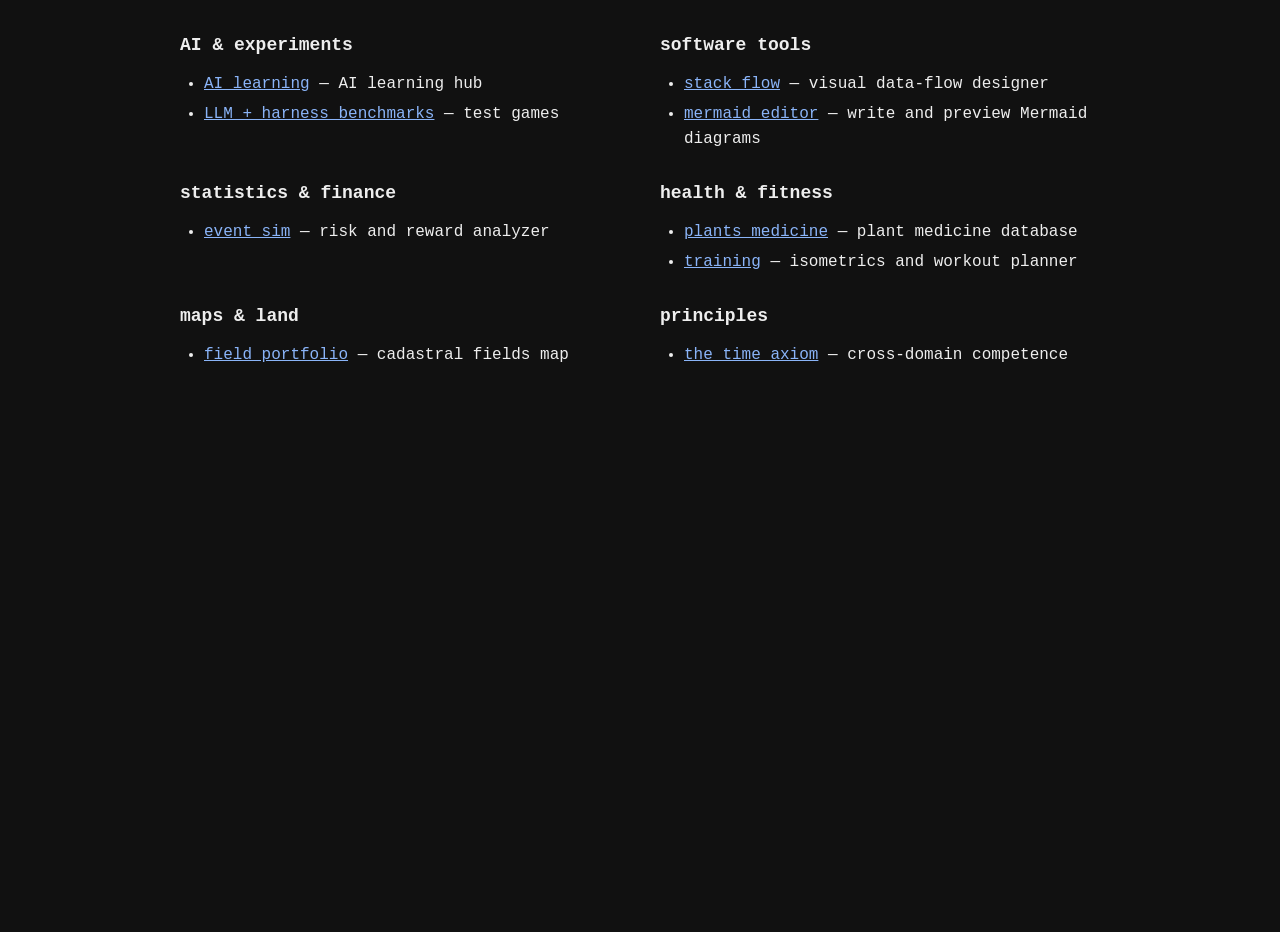
<file: index.html>
<!doctype html>
<html lang="en">
<head>
  <meta charset="utf-8">
  <meta name="viewport" content="width=device-width, initial-scale=1">
  <meta name="theme-color" content="#111111">
  <meta name="description" content="Small tools, learning projects, maps, and games by nobody-qwert.">
  <title>nobody-qwert / pages</title>
  <link rel="stylesheet" href="style.css">
</head>
<body>
  <main>
    <div class="project-grid">
      <section aria-labelledby="ai-experiments">
        <h2 id="ai-experiments">AI &amp; experiments</h2>
        <ul>
          <li><a href="https://nobody-qwert.github.io/ai_learning/">AI learning</a> — AI learning hub</li>
          <li><a href="benchmark-games/">LLM + harness benchmarks</a> — test games</li>
        </ul>
      </section>

      <section aria-labelledby="software-tools">
        <h2 id="software-tools">software tools</h2>
        <ul>
          <li><a href="https://nobody-qwert.github.io/stack-flow/">stack flow</a> — visual data-flow designer</li>
          <li><a href="https://nobody-qwert.github.io/marmaid_editor/">mermaid editor</a> — write and preview Mermaid diagrams</li>
        </ul>
      </section>

      <section aria-labelledby="statistics-finance">
        <h2 id="statistics-finance">statistics &amp; finance</h2>
        <ul>
          <li><a href="https://nobody-qwert.github.io/event_sim/">event sim</a> — risk and reward analyzer</li>
        </ul>
      </section>

      <section aria-labelledby="health-fitness">
        <h2 id="health-fitness">health &amp; fitness</h2>
        <ul>
          <li><a href="https://nobody-qwert.github.io/plants_medicine/">plants medicine</a> — plant medicine database</li>
          <li><a href="https://nobody-qwert.github.io/training/">training</a> — isometrics and workout planner</li>
        </ul>
      </section>

      <section aria-labelledby="maps-land">
        <h2 id="maps-land">maps &amp; land</h2>
        <ul>
          <li><a href="https://nobody-qwert.github.io/field-portfolio/">field portfolio</a> — cadastral fields map</li>
        </ul>
      </section>

      <section aria-labelledby="principles">
        <h2 id="principles">principles</h2>
        <ul>
          <li><a href="principles/">the time axiom</a> — cross-domain competence</li>
        </ul>
      </section>
    </div>
  </main>
</body>
</html>
</file>
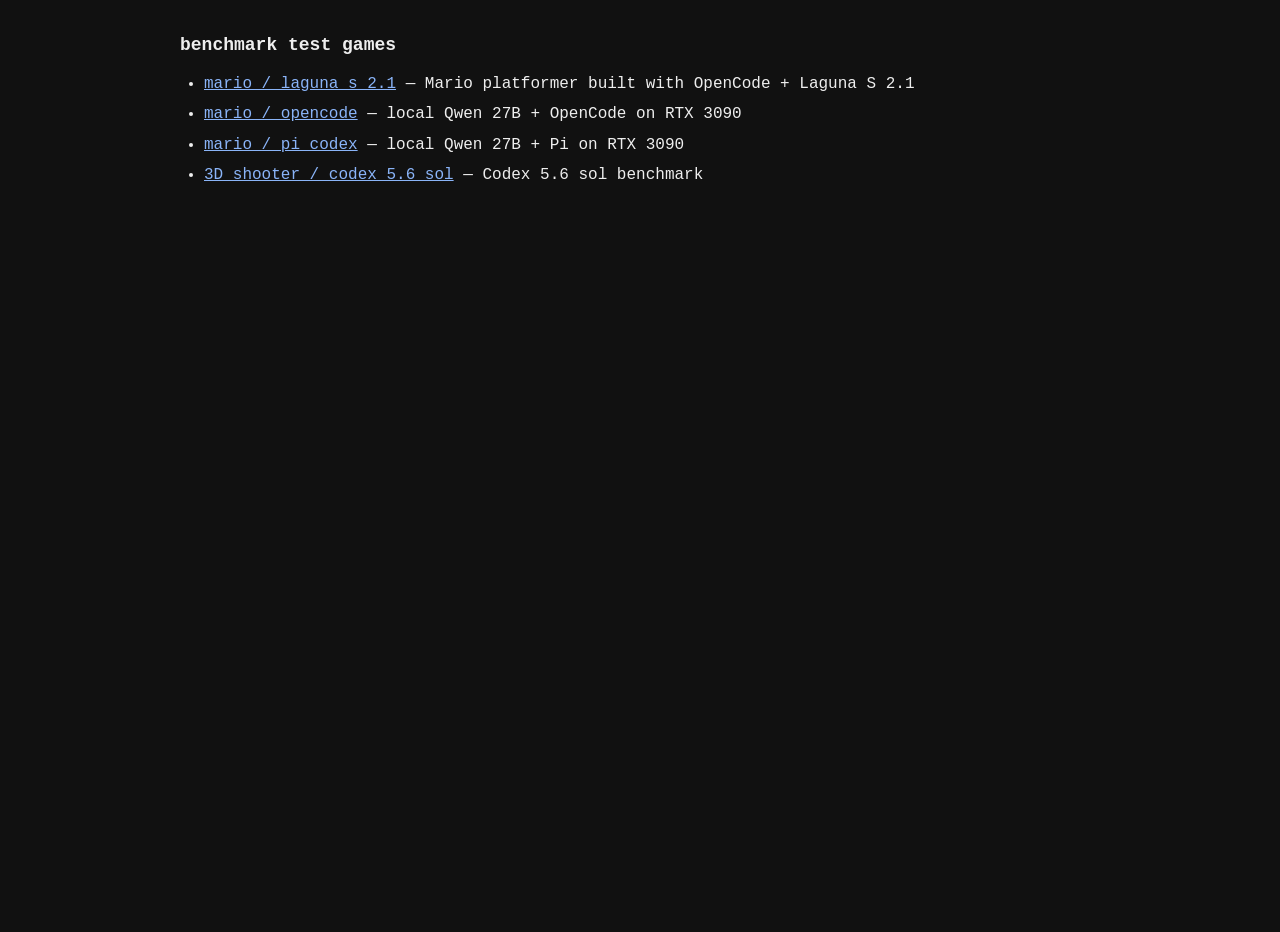
<file: benchmark-games/index.html>
<!doctype html>
<html lang="en">
<head>
  <meta charset="utf-8">
  <meta name="viewport" content="width=device-width, initial-scale=1">
  <meta name="description" content="AI coding benchmark test games generated with local and hosted models.">
  <title>Benchmark Test Games</title>
  <link rel="stylesheet" href="../style.css">
</head>
<body>
  <main>
    <h1>benchmark test games</h1>
    <ul>
      <li><a href="../mario-laguna-s-2.1/">mario / laguna s 2.1</a> — Mario platformer built with OpenCode + Laguna S 2.1</li>
      <li><a href="../mario-opencode/">mario / opencode</a> — local Qwen 27B + OpenCode on RTX 3090</li>
      <li><a href="../mario-pi-codex/">mario / pi codex</a> — local Qwen 27B + Pi on RTX 3090</li>
      <li><a href="../3d-shooter-codex-5.6-sol/">3D shooter / codex 5.6 sol</a> — Codex 5.6 sol benchmark</li>
    </ul>
  </main>
</body>
</html>
</file>
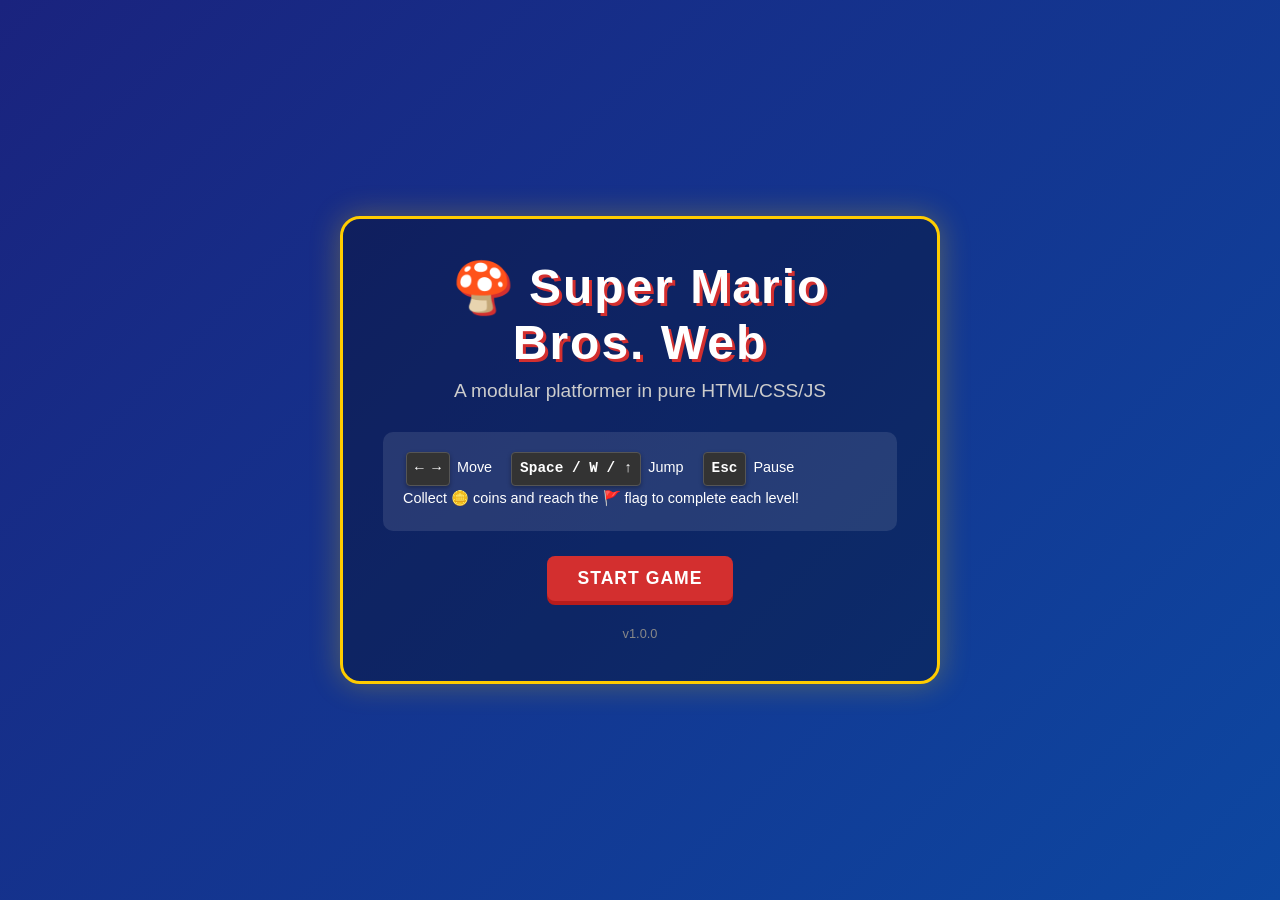
<file: mario-laguna-s-2.1/index.html>
<!DOCTYPE html>
<html lang="en">
<head>
    <meta charset="UTF-8">
    <meta name="viewport" content="width=device-width, initial-scale=1.0">
    <title>Super Mario Bros. Web</title>
    <link rel="stylesheet" href="styles/main.css">
    <link rel="stylesheet" href="styles/hud.css">
    <link rel="stylesheet" href="styles/game.css">
    <!-- Simple, clean page for GitHub Pages -->
    <meta name="description" content="A modular Super Mario-style platformer built with vanilla JS and Web Audio API">
    <!-- Favicon -->
    <link rel="icon" href="data:,">
</head>
<body>
    <!-- Simple splash / menu overlay -->
    <div id="splash" class="splash">
        <div class="splash-content">
            <h1>🍄 Super Mario Bros. Web</h1>
            <p class="subtitle">A modular platformer in pure HTML/CSS/JS</p>
            <div class="instructions">
                <p><kbd>← →</kbd> Move &nbsp;&nbsp; <kbd>Space / W / ↑</kbd> Jump &nbsp;&nbsp; <kbd>Esc</kbd> Pause</p>
                <p>Collect 🪙 coins and reach the 🚩 flag to complete each level!</p>
            </div>
            <button id="start-btn" class="btn">Start Game</button>
            <p class="version">v1.0.0</p>
        </div>
    </div>

    <!-- HUD overlay (lives, coins, level) -->
    <div id="hud" class="hud hidden">
        <div class="hud-left">
            <span class="hud-item">🌟 <span id="lives">3</span></span>
            <span class="hud-item">🪙 <span id="coins">0</span></span>
        </div>
        <div class="hud-center">
            <span class="hud-item">Level <span id="level">1</span></span>
        </div>
        <div class="hud-right">
            <span class="hud-item">⏱ <span id="timer">0:00</span></span>
        </div>
    </div>

    <!-- Pause menu -->
    <div id="pause-menu" class="pause-menu hidden">
        <h2>⏸ Paused</h2>
        <button id="resume-btn" class="btn">Resume</button>
        <button id="menu-btn" class="btn">Main Menu</button>
    </div>

    <!-- Game Over overlay -->
    <div id="game-over" class="overlay hidden">
        <div class="overlay-content">
            <h2>💀 Game Over</h2>
            <p id="final-message"></p>
            <button id="restart-btn" class="btn">Restart</button>
            <button id="menu-btn-2" class="btn">Main Menu</button>
        </div>
    </div>

    <!-- Victory overlay -->
    <div id="victory" class="overlay hidden">
        <div class="overlay-content">
            <h2>🎉 Level Complete!</h2>
            <p id="victory-message"></p>
            <button id="next-level-btn" class="btn">Next Level</button>
            <button id="menu-btn-3" class="btn">Main Menu</button>
        </div>
    </div>
    <!-- Canvas element -->
    <canvas id="game-canvas"></canvas>

    <!-- Audio context (unlocked on first interaction) -->
    <audio id="audio-lock" preload="none"></audio>

    <!-- JS Modules -->
    <script type="module" src="js/config.js"></script>
    <script type="module" src="js/utils.js"></script>
    <script type="module" src="js/physics.js"></script>
    <script type="module" src="js/sound.js"></script>
    <script type="module" src="js/input.js"></script>
    <script type="module" src="js/entities/mario.js"></script>
    <script type="module" src="js/entities/goomba.js"></script>
    <script type="module" src="js/entities/platform.js"></script>

    <script type="module" src="js/levels/level1.js"></script>
    <script type="module" src="js/levels/level2.js"></script>
    <script type="module" src="js/levels/level3.js"></script>
    <script type="module" src="js/levels/index.js"></script>
    <script type="module" src="js/renderer.js"></script>
    <script type="module" src="js/game.js"></script>
    <script type="module" src="js/main.js"></script>
</body>
</html>
</file>
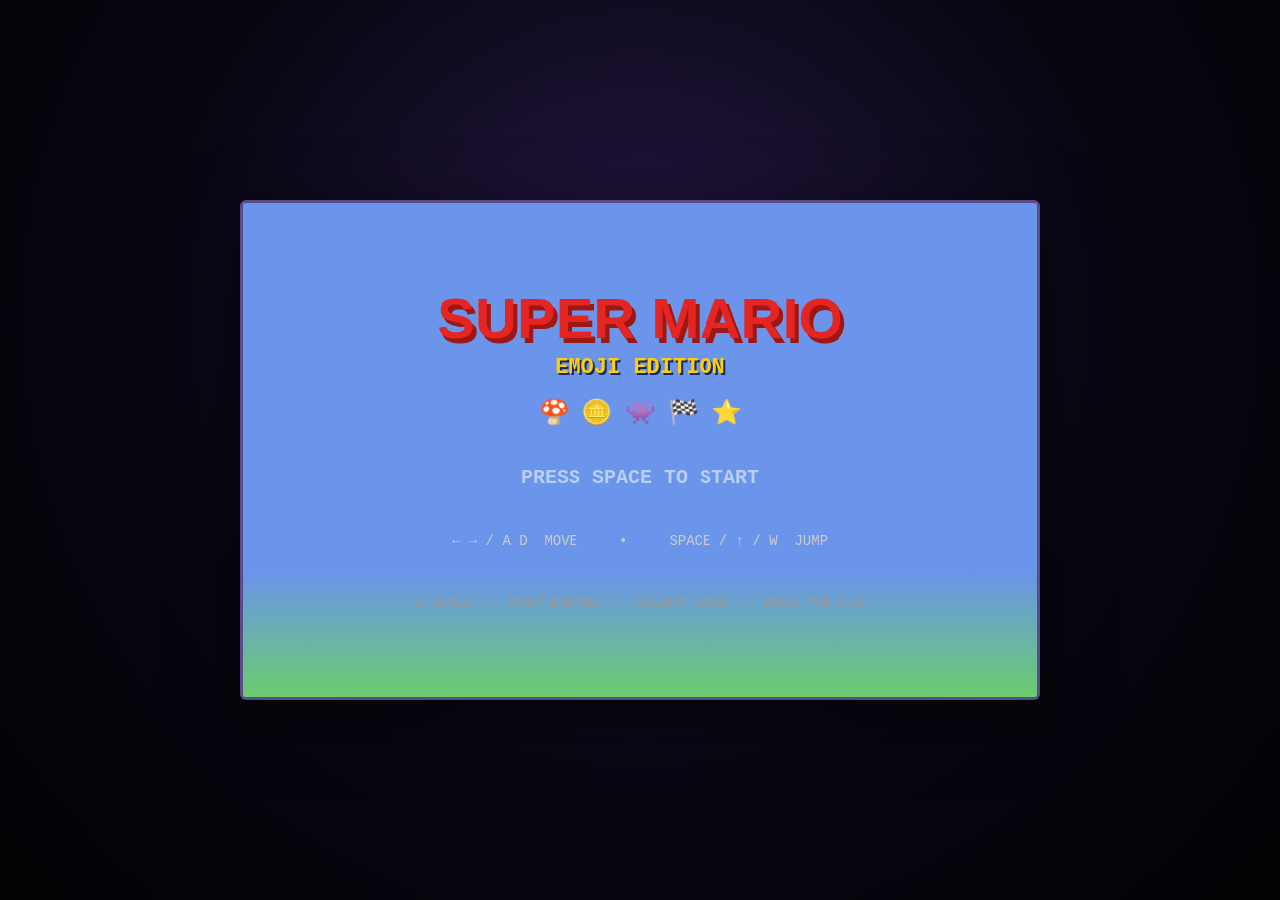
<file: mario-opencode/index.html>
<!DOCTYPE html>
<html lang="en">
<head>
    <meta charset="UTF-8">
    <meta name="viewport" content="width=device-width, initial-scale=1.0">
    <title>Super Mario Emoji</title>
    <link rel="stylesheet" href="css/game.css">
</head>
<body>
    <div id="game-container">
        <canvas id="game-canvas"></canvas>
        <div id="hud">
            <span id="score-display">SCORE: 0</span>
            <span id="coins-display">COINS: 0</span>
            <span id="lives-display">LIVES: 3</span>
            <span id="level-display">LEVEL: 1-1</span>
        </div>
    </div>
    <script type="module" src="js/engine.js"></script>
</body>
</html>
</file>
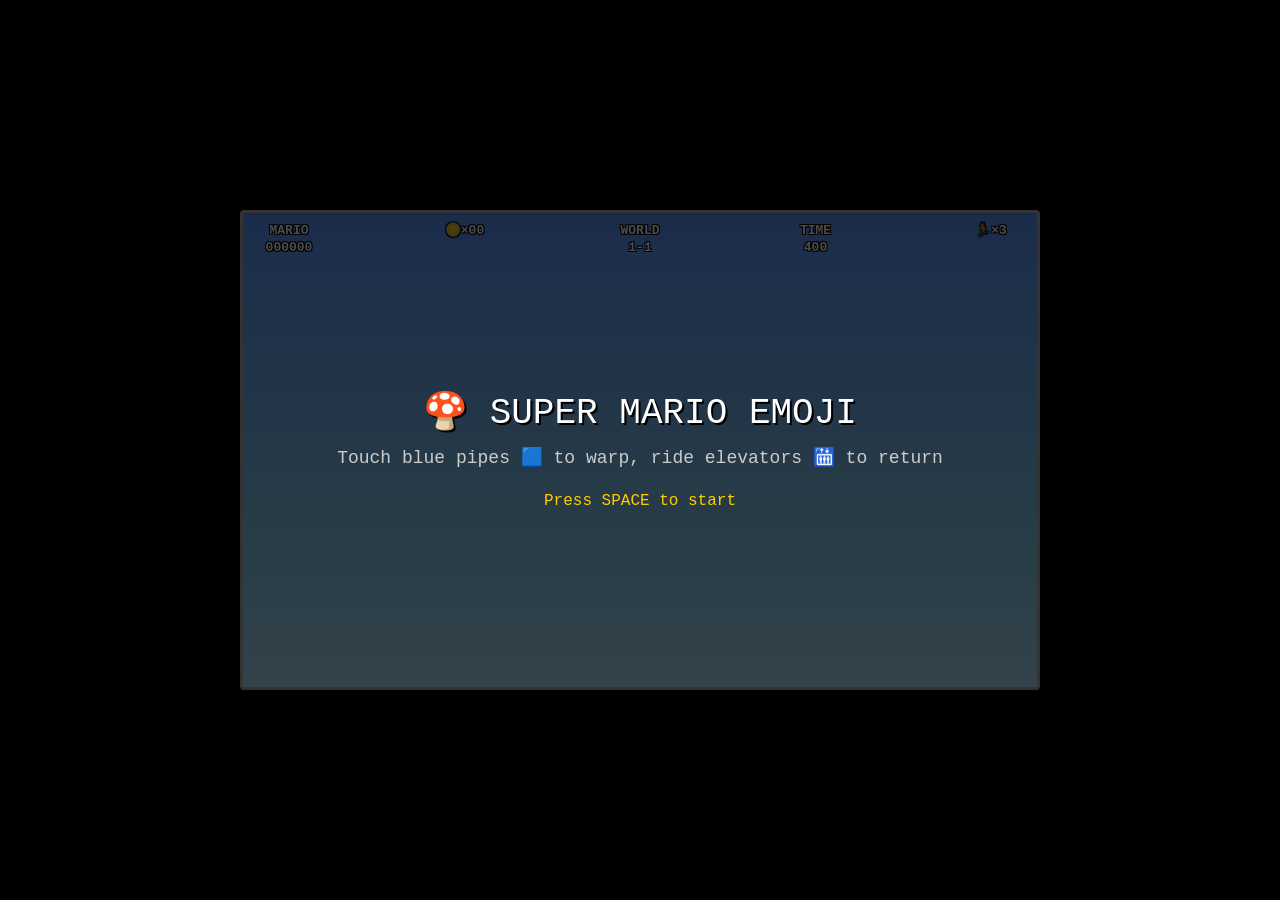
<file: mario-pi-codex/index.html>
<!DOCTYPE html>
<html lang="en">
<head>
  <meta charset="UTF-8">
  <meta name="viewport" content="width=device-width, initial-scale=1.0, user-scalable=no, maximum-scale=1, viewport-fit=cover">
  <meta name="apple-mobile-web-app-capable" content="yes">
  <meta name="mobile-web-app-capable" content="yes">
  <title>🍄 Super Mario Emoji</title>
  <link rel="stylesheet" href="css/style.css">
</head>
<body>
  <div id="game-container">
    <canvas id="game-canvas"></canvas>
    <div id="hud">
      <div id="hud-score">MARIO<br><span id="score">000000</span></div>
      <div id="hud-coins">🪙×<span id="coins">00</span></div>
      <div id="hud-world">WORLD<br><span id="world">1-1</span></div>
      <div id="hud-time">TIME<br><span id="time">400</span></div>
      <div id="hud-lives">🏃×<span id="lives">3</span></div>
    </div>
    <div id="overlay" class="hidden">
      <div id="overlay-title"></div>
      <div id="overlay-subtitle"></div>
      <div id="overlay-action"></div>
    </div>
  </div>
  <script src="js/constants.js"></script>
  <script src="js/levels.js"></script>
  <script src="js/input.js"></script>
  <script src="js/camera.js"></script>
  <script src="js/world.js"></script>
  <script src="js/entities.js"></script>
  <script src="js/collision.js"></script>
  <script src="js/sound.js"></script>
  <script src="js/player.js"></script>
  <script src="js/hud.js"></script>
  <script src="js/render.js"></script>
  <script src="js/game.js"></script>
</body>
</html>
</file>
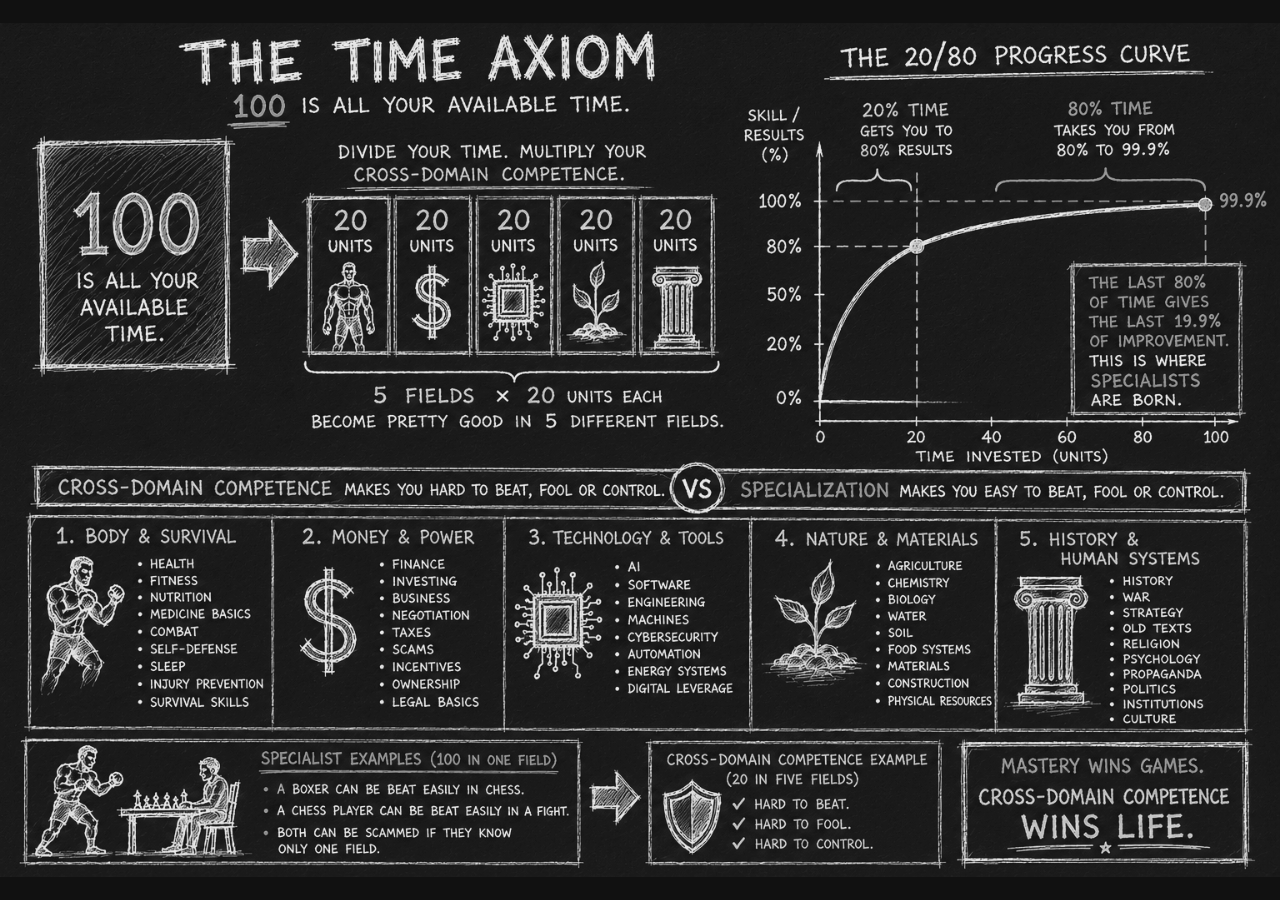
<file: principles/index.html>
<!doctype html>
<html lang="en">
<head>
  <meta charset="utf-8">
  <meta name="viewport" content="width=device-width, initial-scale=1">
  <meta name="description" content="The Time Axiom: a principle for building cross-domain competence.">
  <title>The Time Axiom</title>
  <link rel="stylesheet" href="style.css">
</head>
<body>
  <main>
    <img src="../img/skill.png" width="1536" height="1024" alt="The Time Axiom: divide your time to build competence across five domains">
  </main>
</body>
</html>
</file>
<file: style.css>
:root {
  color-scheme: dark;
  background: #111;
  font-family: ui-monospace, SFMono-Regular, Menlo, Monaco, Consolas, "Liberation Mono", "Courier New", monospace;
  font-size: 16px;
  line-height: 1.55;
}

body {
  min-height: 100vh;
  min-height: 100dvh;
  margin: 0;
  color: #eee;
  background: #111;
}

main {
  width: min(100% - 2rem, 920px);
  margin: 2rem auto;
}

.project-grid {
  display: grid;
  grid-template-columns: repeat(2, minmax(0, 1fr));
  gap: 1.75rem 2.5rem;
}

h1,
h2 {
  margin-block: 0 0.75rem;
  font-size: 1.125rem;
}

ul {
  margin: 0;
  padding-left: 1.5rem;
}

li + li {
  margin-top: 0.35rem;
}

a {
  color: #8ab4f8;
}

a:hover,
a:focus-visible {
  text-decoration-thickness: 2px;
}

@media (max-width: 700px) {
  main {
    margin-block: 1rem;
  }

  .project-grid {
    grid-template-columns: 1fr;
    gap: 1.5rem;
  }

  li {
    margin-bottom: 0.7rem;
  }
}
</file>
<file: mario-laguna-s-2.1/styles/main.css>
/* ========================================
   Super Mario Bros. Web — Main Styles
   Simple, clean styles for GitHub Pages
   ======================================== */

:root {
    --bg-color: #000;
    --text-color: #fff;
    --accent-color: #ffcc00;
    --danger-color: #ff4d4d;
    --btn-bg: #d32f2f;
    --btn-hover: #b71c1c;
    --btn-text: #fff;
    --font-sans: 'Segoe UI', Tahoma, Geneva, Verdana, sans-serif;
    --font-mono: 'Courier New', Courier, monospace;
}

/* Reset & base */
* {
    margin: 0;
    padding: 0;
    box-sizing: border-box;
}

html, body {
    height: 100%;
    overflow: hidden;
    background: var(--bg-color);
    color: var(--text-color);
    font-family: var(--font-sans);
    -webkit-font-smoothing: antialiased;
    -moz-osx-font-smoothing: grayscale;
    touch-action: none;
    user-select: none;
    -webkit-tap-highlight-color: transparent;
}

body {
    display: flex;
    justify-content: center;
    align-items: center;
    padding: 20px;
}

/* Simple splash screen */
.splash {
    position: fixed;
    top: 0;
    left: 0;
    width: 100%;
    height: 100%;
    background: linear-gradient(135deg, #1a237e 0%, #0d47a1 100%);
    display: flex;
    justify-content: center;
    align-items: center;
    z-index: 100;
    transition: opacity 0.5s ease;
}

.splash.hidden {
    opacity: 0;
    pointer-events: none;
}

.splash-content {
    text-align: center;
    max-width: 600px;
    padding: 40px;
    background: rgba(0, 0, 0, 0.3);
    border-radius: 20px;
    border: 3px solid var(--accent-color);
    box-shadow: 0 0 30px rgba(255, 204, 0, 0.3);
}

.splash h1 {
    font-size: 3rem;
    margin-bottom: 10px;
    text-shadow: 3px 3px 0 #d32f2f;
    letter-spacing: 2px;
}

.subtitle {
    font-size: 1.2rem;
    color: #ccc;
    margin-bottom: 30px;
}

.instructions {
    background: rgba(255, 255, 255, 0.1);
    padding: 20px;
    border-radius: 10px;
    margin: 20px 0;
    text-align: left;
    line-height: 1.8;
    font-size: 0.9rem;
}

.instructions kbd {
    display: inline-block;
    background: #333;
    color: #fff;
    padding: 3px 8px;
    border-radius: 4px;
    font-family: var(--font-mono);
    font-weight: bold;
    border: 1px solid #555;
    box-shadow: 0 2px 4px rgba(0, 0, 0, 0.3);
    margin: 0 3px;
    min-width: 36px;
    text-align: center;
}

.version {
    margin-top: 20px;
    font-size: 0.8rem;
    color: #888;
}

/* Simple buttons */
.btn {
    display: inline-block;
    background: var(--btn-bg);
    color: var(--btn-text);
    border: none;
    padding: 12px 30px;
    font-size: 1.1rem;
    font-weight: bold;
    border-radius: 8px;
    cursor: pointer;
    margin: 5px;
    transition: all 0.2s ease;
    text-transform: uppercase;
    letter-spacing: 1px;
    box-shadow: 0 4px 0 #b71c1c;
}

.btn:hover {
    background: var(--btn-hover);
    transform: translateY(-2px);
    box-shadow: 0 6px 0 #b71c1c;
}

.btn:active {
    transform: translateY(0);
    box-shadow: 0 2px 0 #b71c1c;
}

/* Simple overlay styles */
.overlay {
    position: fixed;
    top: 0;
    left: 0;
    width: 100%;
    height: 100%;
    background: rgba(0, 0, 0, 0.8);
    display: flex;
    justify-content: center;
    align-items: center;
    z-index: 200;
}

.overlay.hidden {
    display: none;
}

.overlay-content {
    text-align: center;
    max-width: 500px;
    padding: 40px;
    background: rgba(0, 0, 0, 0.9);
    border-radius: 20px;
    border: 3px solid var(--accent-color);
    box-shadow: 0 0 30px rgba(255, 204, 0, 0.3);
}

.overlay h2 {
    font-size: 2.5rem;
    margin-bottom: 20px;
    text-shadow: 3px 3px 0 #d32f2f;
}

.hidden {
    display: none !important;
}
</file>
<file: mario-laguna-s-2.1/styles/hud.css>
/* ========================================
   Super Mario Bros. Web — HUD Styles
   ======================================== */

.hud {
    position: fixed;
    top: 0;
    left: 0;
    width: 100%;
    height: 60px;
    display: flex;
    justify-content: space-between;
    align-items: center;
    padding: 0 20px;
    z-index: 50;
    background: rgba(0, 0, 0, 0.5);
    backdrop-filter: blur(2px);
    border-bottom: 2px solid var(--accent-color);
}

.hud.hidden {
    display: none;
}

.hud-left,
.hud-center,
.hud-right {
    display: flex;
    align-items: center;
    gap: 20px;
}

.hud-item {
    display: flex;
    align-items: center;
    gap: 5px;
    font-size: 1.2rem;
    font-weight: bold;
    color: var(--accent-color);
    text-shadow: 1px 1px 2px rgba(0, 0, 0, 0.7);
}

.hud-item span {
    color: var(--text-color);
    font-size: 1.3rem;
}

/* Pause menu overlay */
.pause-menu {
    position: fixed;
    top: 0;
    left: 0;
    width: 100%;
    height: 100%;
    background: rgba(0, 0, 0, 0.85);
    display: flex;
    flex-direction: column;
    justify-content: center;
    align-items: center;
    z-index: 200;
}

.pause-menu.hidden {
    display: none;
}

.pause-menu h2 {
    font-size: 3rem;
    margin-bottom: 30px;
    text-shadow: 3px 3px 0 #d32f2f;
    color: var(--accent-color);
}
</file>
<file: mario-laguna-s-2.1/styles/game.css>
/* ========================================
   Super Mario Bros. Web — Game Canvas Styles
   ======================================== */

#game-canvas {
    display: block;
    max-width: 100%;
    max-height: 100%;
    background: #000;
    image-rendering: -moz-crisp-edges;
    image-rendering: -o-crisp-edges;
    image-rendering: -webkit-optimize-contrast;
    image-rendering: crisp-edges;
    image-rendering: pixelated;
    border: 3px solid var(--accent-color);
    border-radius: 8px;
    box-shadow: 0 0 30px rgba(255, 204, 0, 0.3);
    margin: 0 auto;
    margin-top: 20px;
    margin-bottom: 20px;
    width: 960px;
    height: 540px;
}

/* Ensure canvas is centered and responsive */
body > #game-canvas {
    max-width: 100%;
    width: 960px;
    height: 540px;
}

@media (max-width: 1024px) {
    #game-canvas {
        width: 100%;
        height: auto;
        max-height: 80vh;
    }
}
</file>
<file: mario-opencode/css/game.css>
* {
    margin: 0;
    padding: 0;
    box-sizing: border-box;
}

body {
    background: radial-gradient(circle at 50% 35%, #241744 0, #080611 55%, #020204 100%);
    display: flex;
    justify-content: center;
    align-items: center;
    min-height: 100vh;
    overflow: hidden;
    font-family: 'Courier New', monospace;
}

#game-container {
    position: relative;
    width: 100%;
    max-width: 800px;
    aspect-ratio: 8 / 5;
    filter: drop-shadow(0 18px 34px rgba(0, 0, 0, .65));
}

#game-canvas {
    display: block;
    background: #6b95ea;
    image-rendering: pixelated;
    border: 3px solid #5c4b8a;
    border-radius: 6px;
    width: 100%;
    height: 100%;
}

#hud {
    position: absolute;
    top: 0;
    left: 0;
    right: 0;
    display: flex;
    justify-content: space-between;
    padding: 8px 16px;
    color: #fff;
    font-size: 14px;
    font-weight: bold;
    text-shadow: 2px 2px 0 #000, -1px -1px 0 #000;
    pointer-events: none;
    z-index: 10;
    transition: opacity 120ms ease;
}

#hud span {
    background: linear-gradient(#21134a, #100a26);
    border: 1px solid rgba(255,255,255,.18);
    box-shadow: 0 2px 0 rgba(0,0,0,.45);
    padding: 3px 9px;
    border-radius: 5px;
}

.touch-control {
    display: none !important;
}

@media (hover: none) and (pointer: coarse) {
    .touch-control {
        display: flex !important;
    }
}
</file>
<file: mario-pi-codex/css/style.css>
/* ── Reset & Layout ─────────────────────────────────────── */
*, *::before, *::after { margin: 0; padding: 0; box-sizing: border-box; }

html, body {
  width: 100%; height: 100%;
  background: #000;
  display: flex;
  align-items: center;
  justify-content: center;
  overflow: hidden;
  font-family: 'Courier New', monospace;
  user-select: none;
  -webkit-user-select: none;
  touch-action: none;
}

#game-container {
  position: relative;
  width: 800px;
  height: 480px;
  border: 3px solid #333;
  border-radius: 4px;
  overflow: hidden;
  touch-action: none;
}

canvas {
  display: block;
  width: 800px;
  height: 480px;
  image-rendering: pixelated;
  touch-action: none;
}

/* ── HUD ────────────────────────────────────────────────── */
#hud {
  position: absolute;
  top: 0; left: 0; right: 0;
  display: flex;
  justify-content: space-between;
  align-items: flex-start;
  padding: 10px 16px;
  pointer-events: none;
  z-index: 10;
}

#hud > div {
  color: #fff;
  font-size: 13px;
  font-weight: bold;
  text-align: center;
  text-shadow: 1px 1px 0 #000, -1px -1px 0 #000, 1px -1px 0 #000, -1px 1px 0 #000;
  line-height: 1.3;
  min-width: 60px;
}

#hud-score { text-align: left; }
#hud-lives { text-align: right; }

/* ── Overlay (Menu / Game Over / Win) ───────────────────── */
#overlay {
  position: absolute;
  inset: 0;
  display: flex;
  flex-direction: column;
  align-items: center;
  justify-content: center;
  background: rgba(0,0,0,0.7);
  z-index: 20;
  color: #fff;
  text-align: center;
}

#overlay.hidden { display: none; }

#overlay-title {
  font-size: 36px;
  margin-bottom: 12px;
  text-shadow: 2px 2px 0 #000;
}

#overlay-subtitle {
  font-size: 18px;
  margin-bottom: 24px;
  color: #ccc;
}

#overlay-action {
  font-size: 16px;
  color: #ffcc00;
  animation: blink 1s step-end infinite;
}

@keyframes blink {
  50% { opacity: 0; }
}

/* ── Touch Controls (mobile only) ─────────────────────── */
#touch-controls {
  position: absolute;
  inset: 0;
  z-index: 15;
  pointer-events: none; /* let taps pass through to canvas where buttons aren't */
}

#touch-controls button {
  pointer-events: auto; /* re-enable pointer events on buttons */
  -webkit-tap-highlight-color: transparent;
  border: 2px solid rgba(255, 255, 255, 0.35);
  border-radius: 12px;
  background: rgba(255, 255, 255, 0.15);
  color: rgba(255, 255, 255, 0.85);
  font-family: inherit;
  font-weight: bold;
  outline: none;
  cursor: pointer;
  touch-action: none;
}

#touch-controls button:active,
#touch-controls button.active {
  background: rgba(255, 255, 255, 0.35);
  border-color: rgba(255, 255, 255, 0.6);
}

/* D-pad (bottom-left) */
.touch-dpad {
  position: absolute;
  bottom: 16px;
  left: 4px;
  display: flex;
  gap: 8px;
}

.touch-dpad button {
  width: 64px;
  height: 64px;
  font-size: 28px;
  display: flex;
  align-items: center;
  justify-content: center;
}

/* Jump button (bottom-right) */
.touch-jump {
  position: absolute;
  bottom: 16px;
  right: 4px;
  width: 80px;
  height: 80px;
  font-size: 18px;
  border-radius: 50%;
  border-width: 3px;
}

/* Hide touch controls on desktop */
@media (min-width: 1024px) and (hover: hover) {
  #touch-controls { display: none; }
}

/* ── Landscape touch controls ─────────────────────────── */
@media (orientation: landscape) {
  #touch-controls {
    --edge-gap: max(12px, env(safe-area-inset-left));
  }

  .touch-dpad {
    bottom: auto;
    left: var(--edge-gap);
    top: 50%;
    transform: translateY(-50%);
  }

  .touch-dpad button {
    width: clamp(52px, 8.5vw, 72px);
    height: clamp(52px, 8.5vw, 72px);
    font-size: 24px;
  }

  .touch-jump {
    bottom: auto;
    right: max(12px, env(safe-area-inset-right));
    top: 50%;
    transform: translateY(-50%);
    width: clamp(68px, 10vw, 88px);
    height: clamp(68px, 10vw, 88px);
    font-size: 15px;
  }
}

/* Touch devices use the complete screen instead of letterboxing an 800×480 box. */
@media (hover: none), (pointer: coarse) {
  #game-container {
    width: 100vw;
    height: 100vh;
    height: 100dvh;
    border: 0;
    border-radius: 0;
  }

  canvas {
    width: 100%;
    height: 100%;
  }
}

@media (hover: none) and (orientation: landscape),
       (pointer: coarse) and (orientation: landscape) {
  #hud {
    padding-left: max(124px, calc(env(safe-area-inset-left) + 112px));
    padding-right: max(104px, calc(env(safe-area-inset-right) + 92px));
  }
}
</file>
<file: principles/style.css>
:root {
  color-scheme: dark;
  background: #111;
}

body {
  min-height: 100vh;
  margin: 0;
  background: #111;
}

main {
  display: grid;
  min-height: 100vh;
  place-items: center;
}

img {
  display: block;
  width: min(100%, 1536px);
  height: auto;
  filter: invert(0.93);
}
</file>
